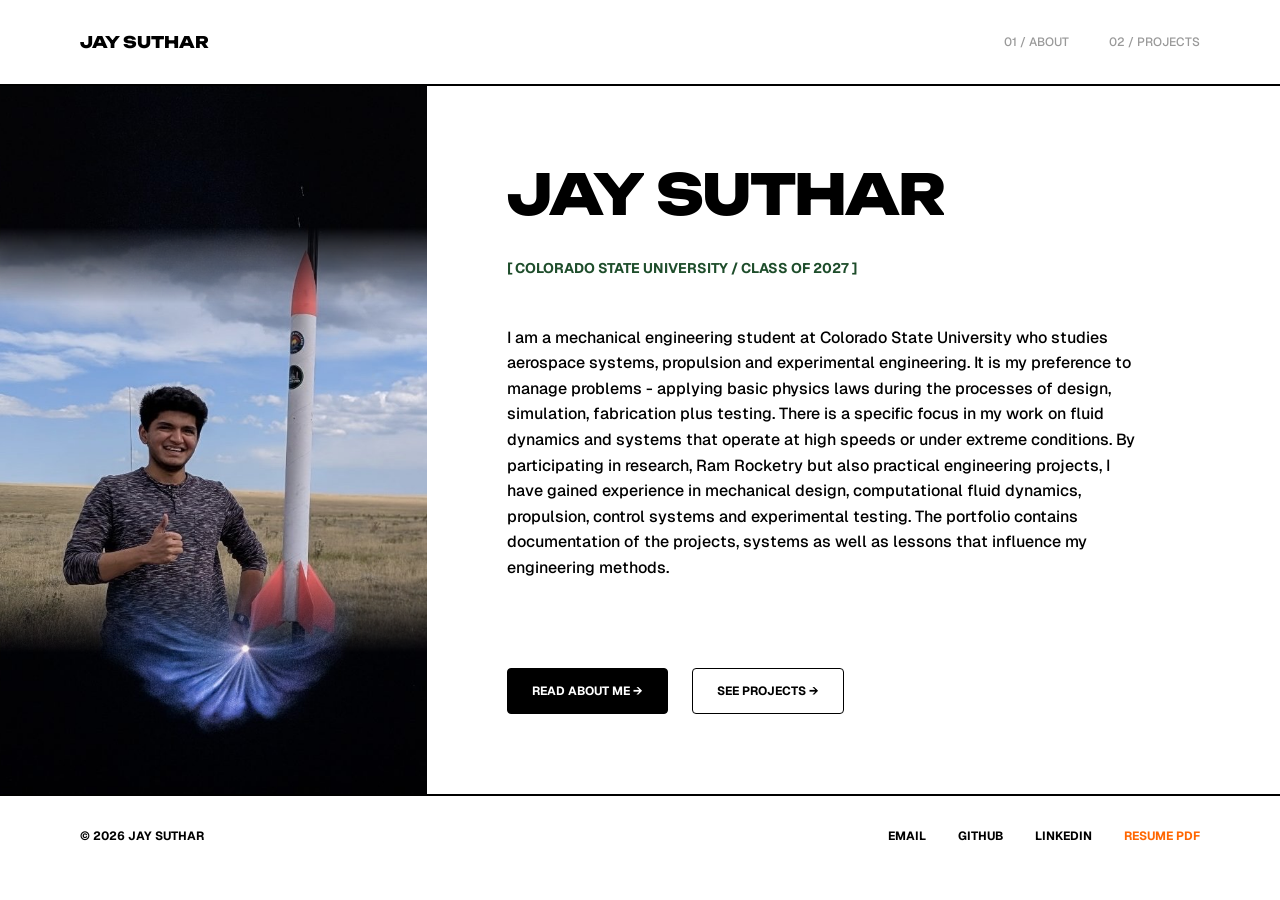
<file: index.html>
<!DOCTYPE html>
<html lang="en">
<head>
  <meta charset="UTF-8">
  <meta name="viewport" content="width=device-width, initial-scale=1.0, viewport-fit=cover">
  <meta name="color-scheme" content="light">
  <meta name="theme-color" content="#ffffff">
  <title>Jay Suthar | Mechanical Engineering Portfolio</title>
  <meta name="description" content="Jay Suthar. Mechanical Engineering junior at Colorado State University, focused on aerospace propulsion and integrated vehicle systems.">

  <link rel="preconnect" href="https://fonts.googleapis.com">
  <link rel="preconnect" href="https://fonts.gstatic.com" crossorigin>
  <link href="https://fonts.googleapis.com/css2?family=Geist:wght@500;600;700&family=Unbounded:wght@700;800&display=swap" rel="stylesheet">

  <link rel="stylesheet" href="styles.css">
</head>
<body>

  <a class="skip-link" href="#main">Skip to content</a>

  <nav class="nav">
    <div class="nav-inner">
      <a href="index.html" class="nav-brand">Jay Suthar</a>
      <div class="nav-links">
        <a href="about.html">01 / About</a>
        <a href="projects.html">02 / Projects</a>
      </div>
    </div>
  </nav>

  <main id="main" class="home">
    <section class="hero-split" data-hero>
      <div class="hero-split-panel">
        <img
          class="hero-portrait"
          src="images/jay-portrait.jpg"
          alt="Jay Suthar standing beside a model rocket in an open field, giving a thumbs up"
          width="606"
          height="606"
          loading="eager"
          fetchpriority="high">
      </div>

      <div class="hero-split-content">
        <div>
          <h1 class="hero-name">
            <span class="word-wrap"><span class="word">Jay</span></span>
            <span class="word-wrap"><span class="word">Suthar</span></span>
          </h1>
          <p class="hero-subtitle">[ Colorado&nbsp;State&nbsp;University / Class&nbsp;of&nbsp;2027 ]</p>
        </div>

        <p class="hero-intro">
          I am a mechanical engineering student at Colorado State University who studies aerospace systems, propulsion and experimental engineering. It is my preference to manage problems - applying basic physics laws during the processes of design, simulation, fabrication plus testing. There is a specific focus in my work on fluid dynamics and systems that operate at high speeds or under extreme conditions.

By participating in research, Ram Rocketry but also practical engineering projects, I have gained experience in mechanical design, computational fluid dynamics, propulsion, control systems and experimental testing. The portfolio contains documentation of the projects, systems as well as lessons that influence my engineering methods.
        </p>

        <div class="hero-ctas">
          <a href="about.html" class="btn btn-primary">Read About Me &rarr;</a>
          <a href="projects.html" class="btn btn-secondary">See Projects &rarr;</a>
        </div>
      </div>
    </section>
  </main>

  <footer class="footer">
    <div class="footer-inner">
      <div class="footer-copy">&copy; 2026 Jay Suthar</div>
      <div class="footer-links">
        <a href="mailto:your.email@colostate.edu">Email</a>
        <a href="https://github.com/jaysuthar0721" target="_blank" rel="noopener">GitHub</a>
        <a href="https://linkedin.com/in/jay-suthar-74205b235/" target="_blank" rel="noopener">LinkedIn</a>
        <a href="https://drive.google.com/file/d/1qGMX0kKaBQSeNuic2IUalYMxcPYKSg9-/view?usp=drive_link" target="_blank" rel="noopener" class="accent">Resume PDF</a>
      </div>
    </div>
  </footer>

  <script src="animations.js" defer></script>

</body>
</html>
</file>
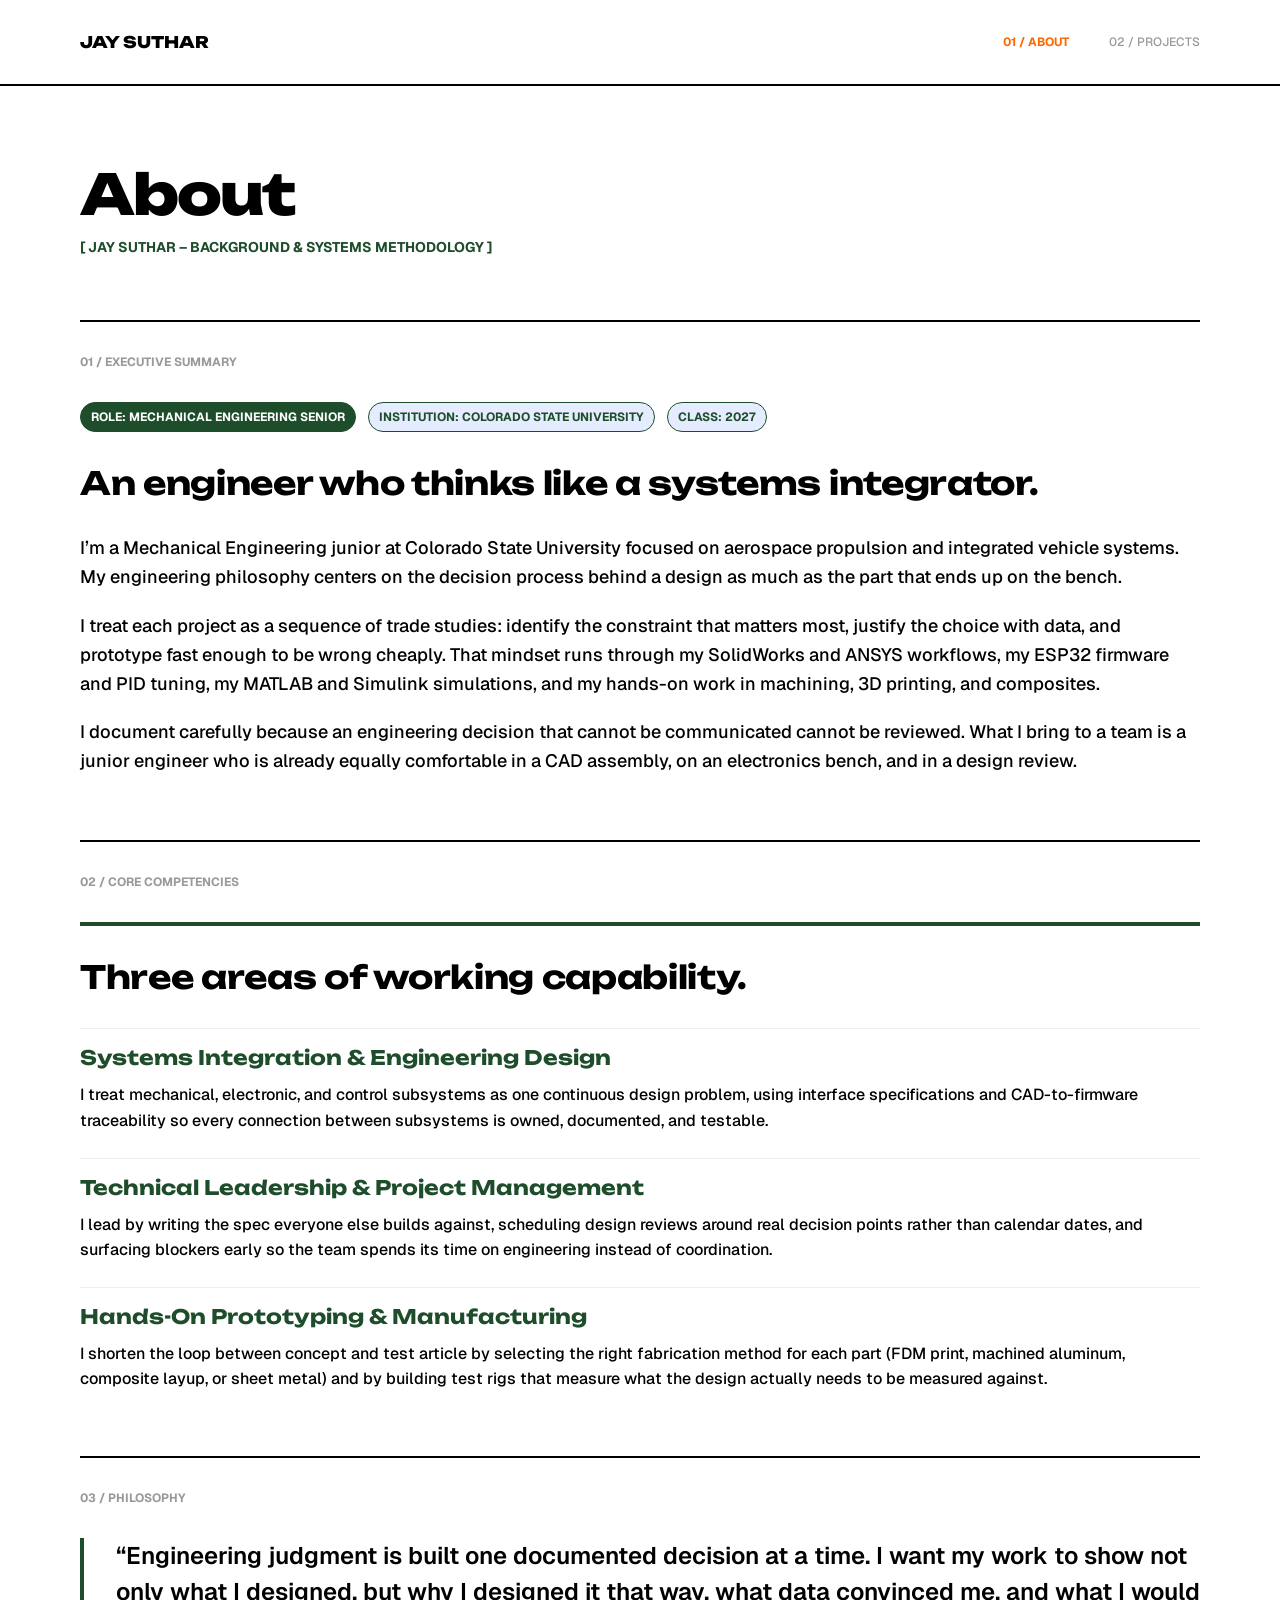
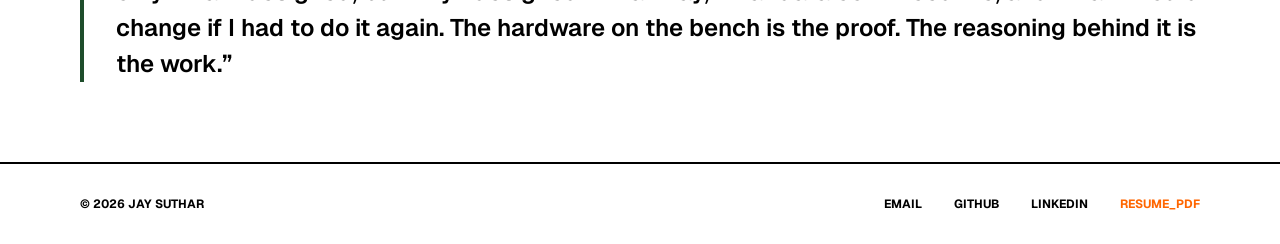
<file: about.html>
<!DOCTYPE html>
<html lang="en">
<head>
  <meta charset="UTF-8">
  <meta name="viewport" content="width=device-width, initial-scale=1.0, viewport-fit=cover">
  <meta name="color-scheme" content="light">
  <meta name="theme-color" content="#ffffff">
  <title>About | Jay Suthar</title>
  <meta name="description" content="About Jay Suthar: engineering philosophy, executive summary, and core competencies across systems integration, technical leadership, and prototyping.">

  <link rel="preconnect" href="https://fonts.googleapis.com">
  <link rel="preconnect" href="https://fonts.gstatic.com" crossorigin>
  <link href="https://fonts.googleapis.com/css2?family=Geist:wght@500;600;700&family=Unbounded:wght@700;800&display=swap" rel="stylesheet">

  <link rel="stylesheet" href="styles.css">
</head>
<body>

  <a class="skip-link" href="#main">Skip to content</a>

  <nav class="nav">
    <div class="nav-inner">
      <a href="index.html" class="nav-brand">Jay Suthar</a>
      <div class="nav-links">
        <a href="about.html" class="active">01 / About</a>
        <a href="projects.html">02 / Projects</a>
      </div>
    </div>
  </nav>

  <main id="main">
    <div class="title-block" data-reveal>
      <h1 class="page-title">About</h1>
      <p class="page-subtitle">[ Jay Suthar &ndash; Background &amp; Systems Methodology ]</p>
    </div>

    <!-- SECTION 01: EXECUTIVE SUMMARY -->
    <section class="section" data-reveal>
      <span class="section-number">01 / Executive Summary</span>

      <div class="pills-row">
        <span class="pill filled">Role: Mechanical Engineering Senior</span>
        <span class="pill outlined">Institution: Colorado State University</span>
        <span class="pill outlined">Class: 2027</span>
      </div>

      <h2 class="section-heading">An engineer who thinks like a systems integrator.</h2>

      <div class="section-paragraphs">
        <p>
          I’m a Mechanical Engineering junior at Colorado State University focused on aerospace propulsion and integrated vehicle systems. My engineering philosophy centers on the decision process behind a design as much as the part that ends up on the bench.
        </p>
        <p>
          I treat each project as a sequence of trade studies: identify the constraint that matters most, justify the choice with data, and prototype fast enough to be wrong cheaply. That mindset runs through my SolidWorks and ANSYS workflows, my ESP32 firmware and PID tuning, my MATLAB and Simulink simulations, and my hands-on work in machining, 3D printing, and composites.
        </p>
        <p>
          I document carefully because an engineering decision that cannot be communicated cannot be reviewed. What I bring to a team is a junior engineer who is already equally comfortable in a CAD assembly, on an electronics bench, and in a design review.
        </p>
      </div>
    </section>

    <!-- SECTION 02: CORE COMPETENCIES -->
    <section class="section" data-reveal>
      <span class="section-number">02 / Core Competencies</span>
      <hr class="section-accent-bar">
      <h2 class="section-heading">Three areas of working capability.</h2>

      <div class="competency-list">
        <div class="competency">
          <h3 class="competency-title">Systems Integration &amp; Engineering Design</h3>
          <p class="competency-body">
            I treat mechanical, electronic, and control subsystems as one continuous design problem, using interface specifications and CAD-to-firmware traceability so every connection between subsystems is owned, documented, and testable.
          </p>
        </div>

        <div class="competency">
          <h3 class="competency-title">Technical Leadership &amp; Project Management</h3>
          <p class="competency-body">
            I lead by writing the spec everyone else builds against, scheduling design reviews around real decision points rather than calendar dates, and surfacing blockers early so the team spends its time on engineering instead of coordination.
          </p>
        </div>

        <div class="competency">
          <h3 class="competency-title">Hands-On Prototyping &amp; Manufacturing</h3>
          <p class="competency-body">
            I shorten the loop between concept and test article by selecting the right fabrication method for each part (FDM print, machined aluminum, composite layup, or sheet metal) and by building test rigs that measure what the design actually needs to be measured against.
          </p>
        </div>
      </div>
    </section>

    <!-- SECTION 03: PHILOSOPHY -->
    <section class="section" data-reveal>
      <span class="section-number">03 / Philosophy</span>

      <blockquote class="pullquote">
        &ldquo;Engineering judgment is built one documented decision at a time. I want my work to show not only what I designed, but why I designed it that way, what data convinced me, and what I would change if I had to do it again. The hardware on the bench is the proof. The reasoning behind it is the work.&rdquo;
      </blockquote>
    </section>
  </main>

  <footer class="footer">
    <div class="footer-inner">
      <div class="footer-copy">&copy; 2026 Jay Suthar</div>
      <div class="footer-links">
        <a href="mailto:your.email@colostate.edu">Email</a>
        <a href="https://github.com/jaysuthar0721" target="_blank" rel="noopener">GitHub</a>
        <a href="https://linkedin.com/" target="_blank" rel="noopener">LinkedIn</a>
        <a href="resume.pdf" target="_blank" rel="noopener" class="accent">Resume_PDF</a>
      </div>
    </div>
  </footer>

  <script src="animations.js" defer></script>

</body>
</html>
</file>
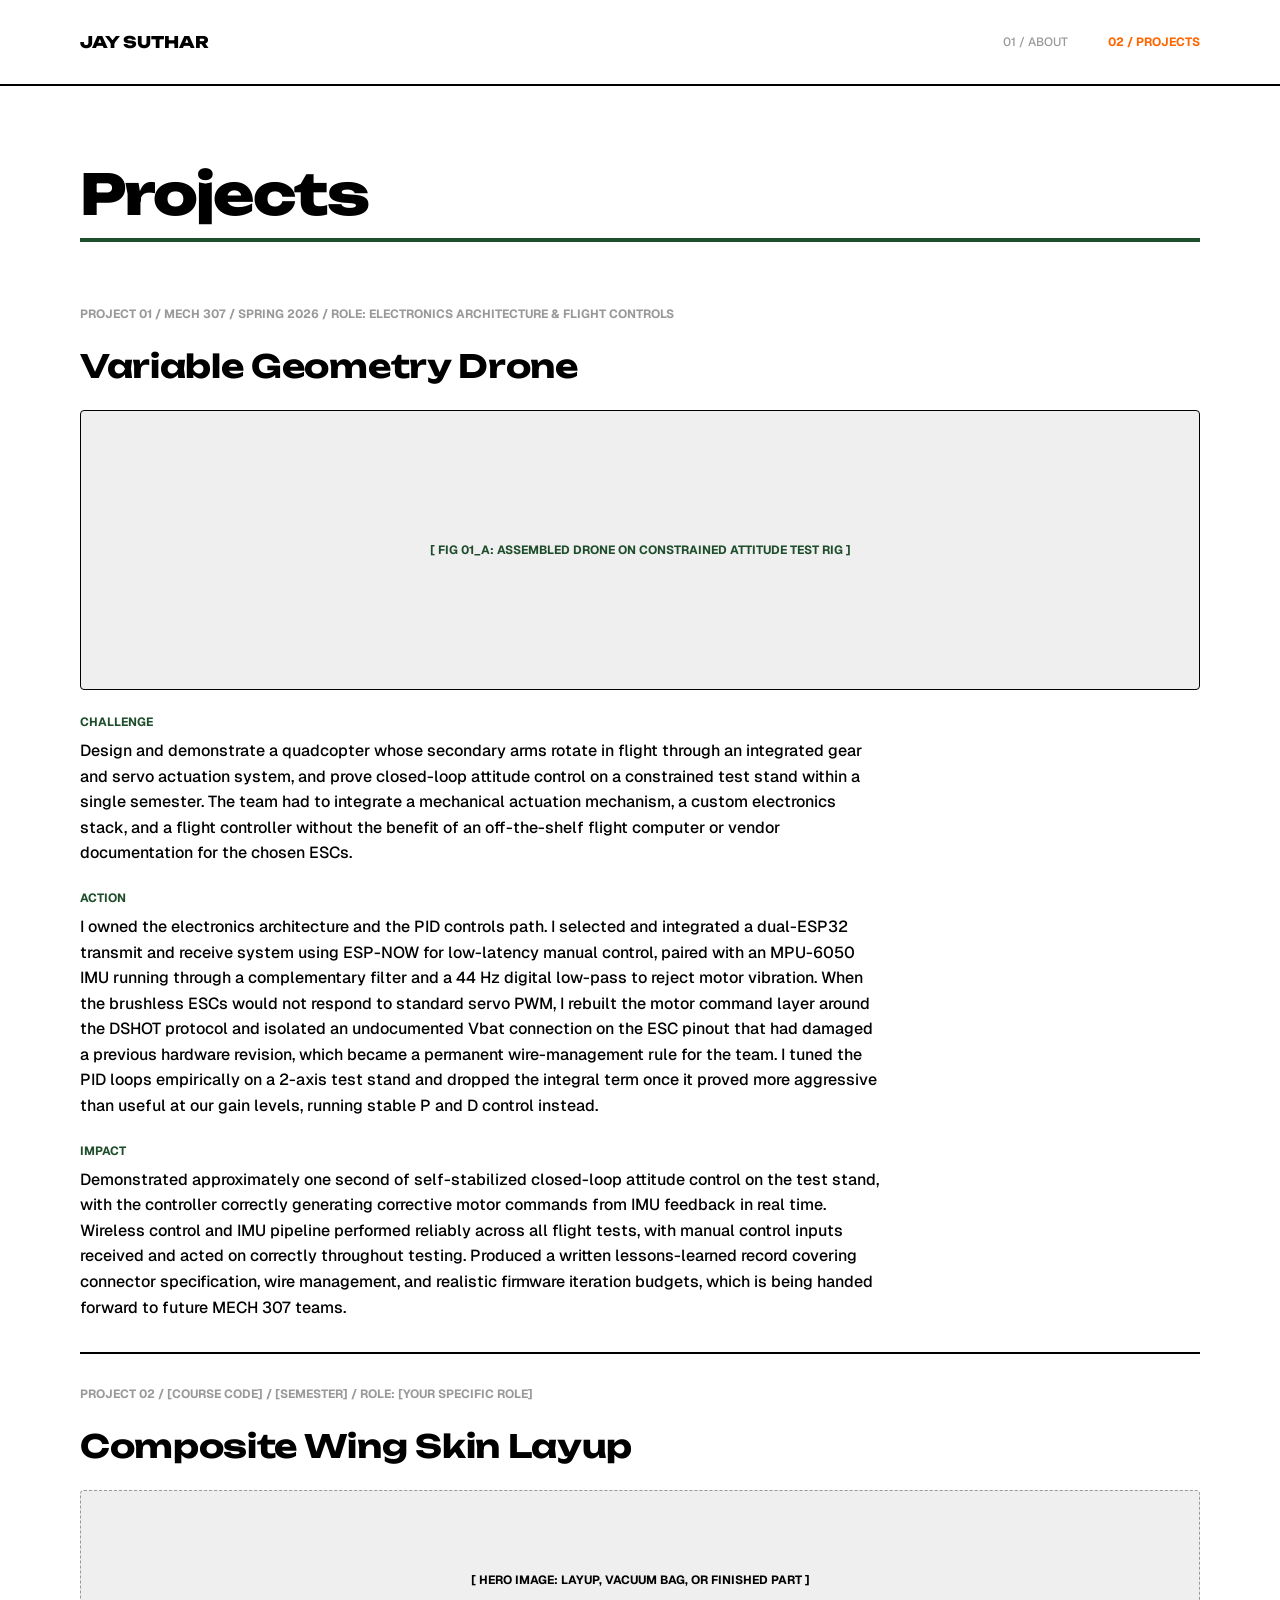
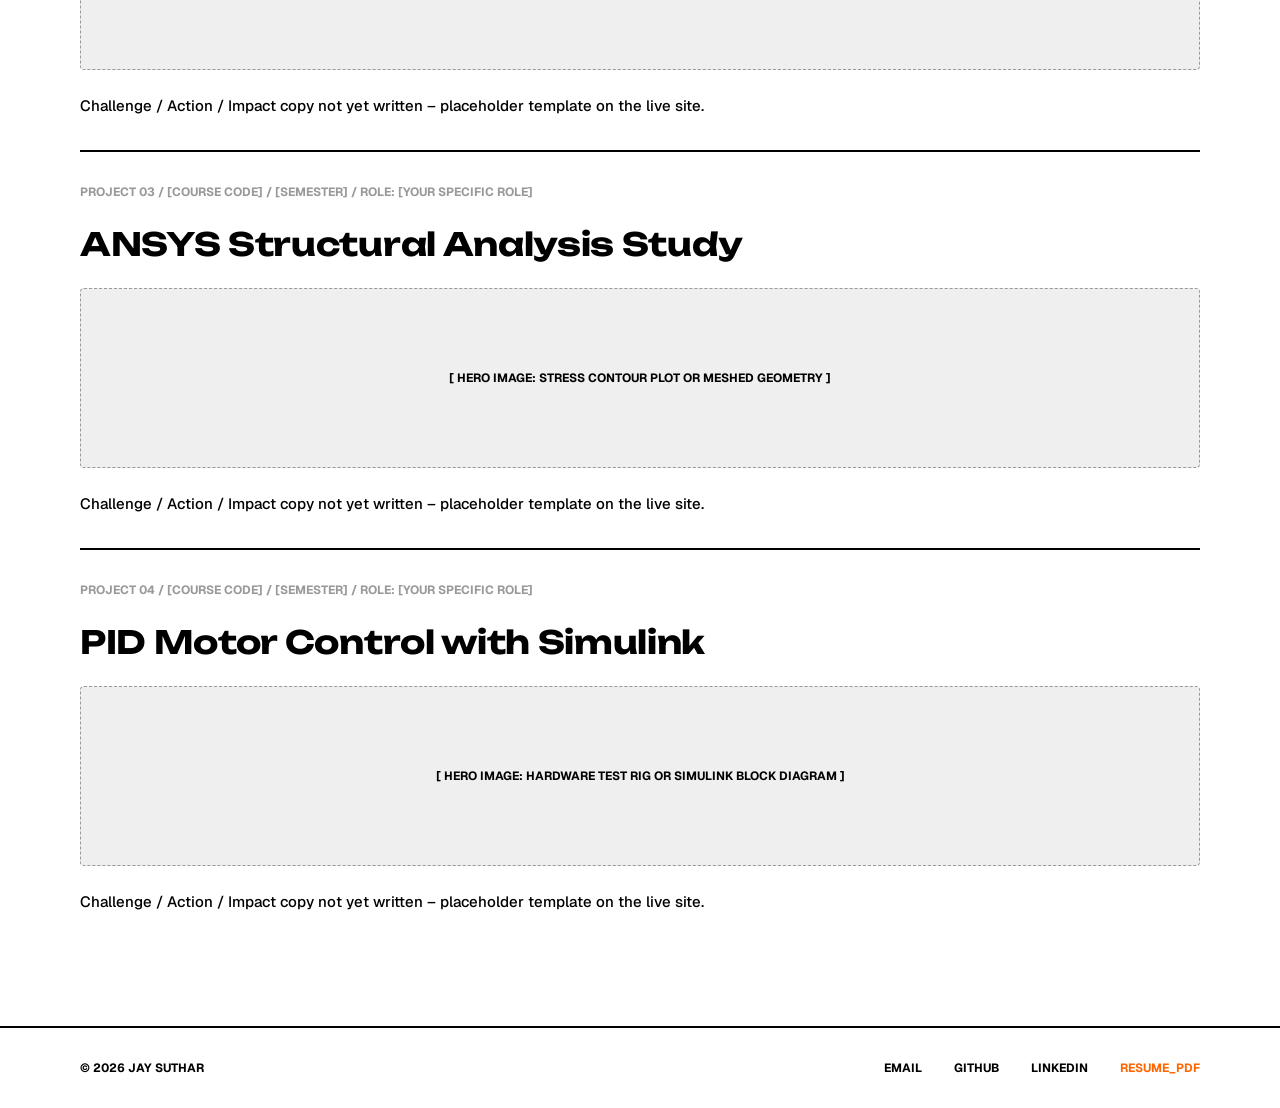
<file: projects.html>
<!DOCTYPE html>
<html lang="en">
<head>
  <meta charset="UTF-8">
  <meta name="viewport" content="width=device-width, initial-scale=1.0, viewport-fit=cover">
  <meta name="color-scheme" content="light">
  <meta name="theme-color" content="#ffffff">
  <title>Projects | Jay Suthar</title>
  <meta name="description" content="Selected engineering case studies by Jay Suthar covering integrated drone systems, composites, structural FEA, and motor control.">

  <link rel="preconnect" href="https://fonts.googleapis.com">
  <link rel="preconnect" href="https://fonts.gstatic.com" crossorigin>
  <link href="https://fonts.googleapis.com/css2?family=Geist:wght@500;600;700&family=Unbounded:wght@700;800&display=swap" rel="stylesheet">

  <link rel="stylesheet" href="styles.css">
</head>
<body>

  <a class="skip-link" href="#main">Skip to content</a>

  <nav class="nav">
    <div class="nav-inner">
      <a href="index.html" class="nav-brand">Jay Suthar</a>
      <div class="nav-links">
        <a href="about.html">01 / About</a>
        <a href="projects.html" class="active">02 / Projects</a>
      </div>
    </div>
  </nav>

  <main id="main">
    <div class="title-block" data-reveal>
      <h1 class="page-title">Projects</h1>
      <hr class="accent-bar">
    </div>

    <!-- ==========================================
         PROJECT 01: VARIABLE GEOMETRY DRONE (REAL)
         ========================================== -->
    <article class="project" data-reveal>
      <p class="project-meta">Project&nbsp;01 / MECH&nbsp;307 / Spring&nbsp;2026 / Role: Electronics Architecture &amp; Flight Controls</p>
      <h2 class="project-title">Variable Geometry Drone</h2>

      <div class="image-placeholder image-placeholder--hero">
        [ Fig 01_A: Assembled drone on constrained attitude test rig ]
      </div>

      <div class="project-block">
        <span class="project-block-label">Challenge</span>
        <p>
          Design and demonstrate a quadcopter whose secondary arms rotate in flight through an integrated gear and servo actuation system, and prove closed-loop attitude control on a constrained test stand within a single semester. The team had to integrate a mechanical actuation mechanism, a custom electronics stack, and a flight controller without the benefit of an off-the-shelf flight computer or vendor documentation for the chosen <span translate="no">ESCs</span>.
        </p>
      </div>

      <div class="project-block">
        <span class="project-block-label">Action</span>
        <p>
          I owned the electronics architecture and the <span translate="no">PID</span> controls path. I selected and integrated a dual-<span translate="no">ESP32</span> transmit and receive system using <span translate="no">ESP-NOW</span> for low-latency manual control, paired with an <span translate="no">MPU-6050</span> <span translate="no">IMU</span> running through a complementary filter and a 44&nbsp;Hz digital low-pass to reject motor vibration. When the brushless <span translate="no">ESCs</span> would not respond to standard servo <span translate="no">PWM</span>, I rebuilt the motor command layer around the <span translate="no">DSHOT</span> protocol and isolated an undocumented <span translate="no">Vbat</span> connection on the <span translate="no">ESC</span> pinout that had damaged a previous hardware revision, which became a permanent wire-management rule for the team. I tuned the <span translate="no">PID</span> loops empirically on a 2-axis test stand and dropped the integral term once it proved more aggressive than useful at our gain levels, running stable P and D control instead.
        </p>
      </div>

      <div class="project-block">
        <span class="project-block-label">Impact</span>
        <p>
          Demonstrated approximately one second of self-stabilized closed-loop attitude control on the test stand, with the controller correctly generating corrective motor commands from <span translate="no">IMU</span> feedback in real time. Wireless control and <span translate="no">IMU</span> pipeline performed reliably across all flight tests, with manual control inputs received and acted on correctly throughout testing. Produced a written lessons-learned record covering connector specification, wire management, and realistic firmware iteration budgets, which is being handed forward to future MECH&nbsp;307 teams.
        </p>
      </div>
    </article>


    <!-- ==========================================
         PROJECT 02: COMPOSITE WING SKIN LAYUP
         ========================================== -->
    <article class="project" data-reveal>
      <p class="project-meta">Project&nbsp;02 / [Course&nbsp;Code] / [Semester] / Role: [Your Specific Role]</p>
      <h2 class="project-title">Composite Wing Skin Layup</h2>

      <div class="image-placeholder">[ Hero image: layup, vacuum bag, or finished part ]</div>

      <p class="project-placeholder-note">Challenge / Action / Impact copy not yet written &ndash; placeholder template on the live site.</p>
    </article>


    <!-- ==========================================
         PROJECT 03: ANSYS STRUCTURAL ANALYSIS STUDY
         ========================================== -->
    <article class="project" data-reveal>
      <p class="project-meta">Project&nbsp;03 / [Course&nbsp;Code] / [Semester] / Role: [Your Specific Role]</p>
      <h2 class="project-title"><span translate="no">ANSYS</span> Structural Analysis Study</h2>

      <div class="image-placeholder">[ Hero image: stress contour plot or meshed geometry ]</div>

      <p class="project-placeholder-note">Challenge / Action / Impact copy not yet written &ndash; placeholder template on the live site.</p>
    </article>


    <!-- ==========================================
         PROJECT 04: PID MOTOR CONTROL WITH SIMULINK
         ========================================== -->
    <article class="project" data-reveal>
      <p class="project-meta">Project&nbsp;04 / [Course&nbsp;Code] / [Semester] / Role: [Your Specific Role]</p>
      <h2 class="project-title"><span translate="no">PID</span> Motor Control with <span translate="no">Simulink</span></h2>

      <div class="image-placeholder">[ Hero image: hardware test rig or Simulink block diagram ]</div>

      <p class="project-placeholder-note">Challenge / Action / Impact copy not yet written &ndash; placeholder template on the live site.</p>
    </article>

  </main>

  <footer class="footer">
    <div class="footer-inner">
      <div class="footer-copy">&copy; 2026 Jay Suthar</div>
      <div class="footer-links">
        <a href="mailto:your.email@colostate.edu">Email</a>
        <a href="https://github.com/jaysuthar0721" target="_blank" rel="noopener">GitHub</a>
        <a href="https://linkedin.com/" target="_blank" rel="noopener">LinkedIn</a>
        <a href="resume.pdf" target="_blank" rel="noopener" class="accent">Resume_PDF</a>
      </div>
    </div>
  </footer>

  <script src="animations.js" defer></script>

</body>
</html>
</file>
<file: styles.css>
/* ============================================================
   PORTFOLIO STYLES v5 - Jay Suthar
   Swiss industrial redesign, tokens matched to Figma spec.
   Unbounded (display) + Geist (body). Green + orange accents.
   ============================================================ */

/* ---------- ROOT TOKENS ---------- */
:root {
  color-scheme: light;

  /* Colors (matched to Figma) */
  --bg: #ffffff;
  --text: #000000;
  --text-muted: #999999;
  --accent-green: #1E4D2B;
  --accent-green-hover: #266138;
  --accent-orange: #FF6600;
  --accent-orange-hover: #ff8033;
  --pill-outline-bg: #E5ECFF;
  --rule: #EFEFEF;
  --rule-strong: #000000;
  --placeholder-bg: #EFEFEF;
  --placeholder-border: #999999;

  /* Type */
  --font-display: "Unbounded", "Helvetica Neue", Arial, sans-serif;
  --font-body: "Geist", "Helvetica Neue", Arial, sans-serif;

  /* Layout */
  --content-width: 1280px;
  --content-padding: 5rem;

  /* Motion */
  --ease-out-expo: cubic-bezier(0.16, 1, 0.3, 1);
  --ease-out-swift: cubic-bezier(0.22, 0.61, 0.36, 1);
}

/* ---------- RESET ---------- */
*, *::before, *::after {
  box-sizing: border-box;
  margin: 0;
  padding: 0;
}

html {
  scroll-behavior: smooth;
}

body {
  background: var(--bg);
  color: var(--text);
  font-family: var(--font-body);
  font-size: 1rem;
  font-weight: 500;
  line-height: 1.6;
  -webkit-font-smoothing: antialiased;
  -moz-osx-font-smoothing: grayscale;
  -webkit-tap-highlight-color: transparent;
  min-height: 100vh;
}

img { max-width: 100%; display: block; }

/* ---------- SKIP TO CONTENT ---------- */
.skip-link {
  position: absolute;
  left: -9999px;
  top: 0;
  z-index: 200;
  background: var(--text);
  color: var(--bg);
  padding: 0.6rem 1rem;
  font-family: var(--font-body);
  font-size: 0.75rem;
  font-weight: 700;
  text-transform: uppercase;
  letter-spacing: 0.04em;
  text-decoration: none;
}

.skip-link:focus {
  left: 1rem;
  top: 1rem;
  outline: 2px solid var(--text);
  outline-offset: 3px;
}

/* ---------- LINKS ---------- */
a {
  color: var(--text);
  text-decoration: none;
  touch-action: manipulation;
}

a:focus-visible {
  outline: 2px solid var(--text);
  outline-offset: 3px;
  border-radius: 2px;
}

a:active { opacity: 0.65; }

/* ---------- NAV (always-visible 2px black border) ---------- */
.nav {
  position: sticky;
  top: 0;
  z-index: 100;
  background: var(--bg);
  border-bottom: 2px solid var(--rule-strong);
  padding-top: max(2rem, env(safe-area-inset-top));
  padding-right: max(var(--content-padding), env(safe-area-inset-right));
  padding-bottom: 2rem;
  padding-left: max(var(--content-padding), env(safe-area-inset-left));
}

.nav-inner {
  max-width: var(--content-width);
  margin: 0 auto;
  display: flex;
  align-items: center;
  justify-content: space-between;
  gap: 1rem;
}

.nav-brand {
  font-family: var(--font-display);
  font-weight: 800;
  font-size: 1rem;
  line-height: 1.25;
  letter-spacing: 0;
  text-transform: uppercase;
  color: var(--text);
}

.nav-links {
  display: flex;
  align-items: center;
  gap: 2.5rem;
}

.nav-links a {
  font-family: var(--font-body);
  font-weight: 500;
  font-size: 0.75rem;
  line-height: 1.333;
  text-transform: uppercase;
  color: var(--text-muted);
  transition: color 0.2s ease;
}

.nav-links a:hover {
  color: var(--text);
}

.nav-links a.active {
  font-weight: 700;
  color: var(--accent-orange);
}

/* ---------- HOME: SPLIT-SCREEN HERO (1:2 ratio) ---------- */
.hero-split {
  display: grid;
  grid-template-columns: 1fr 2fr;
  min-height: calc(100vh - 12rem); /* subtract nav + footer heights approx */
}

.hero-split-panel {
  background-color: #000000;
  background-image: url('images/hero-sky.jpg');
  background-position: center bottom;
  background-size: cover;
  background-repeat: no-repeat;
  min-height: 100%;
  display: flex;
  align-items: center;
  justify-content: center;
  overflow: hidden;
}

/* Portrait sits inside the panel, spans full width, fades top and bottom
   into the black background via a vertical alpha mask. */
.hero-portrait {
  display: block;
  width: 100%;
  height: auto;
  -webkit-mask-image: linear-gradient(
    to bottom,
    transparent 0%,
    #000 18%,
    #000 82%,
    transparent 100%
  );
          mask-image: linear-gradient(
    to bottom,
    transparent 0%,
    #000 18%,
    #000 82%,
    transparent 100%
  );
}

.hero-split-content {
  padding: 5rem;
  display: flex;
  flex-direction: column;
  justify-content: space-between;
  gap: 3rem;
}

.hero-name {
  font-family: var(--font-display);
  font-weight: 800;
  font-size: clamp(3rem, 6vw, 3.5rem);
  line-height: 1;
  letter-spacing: -0.035em;
  text-transform: uppercase;
  text-wrap: balance;
  margin: 0;
}

/* Word-mask reveal wrappers */
.word-wrap {
  display: inline-block;
  overflow: hidden;
  vertical-align: baseline;
  line-height: 1.0;
  padding-bottom: 0.1em;
}

.word {
  display: inline-block;
  transform: translateY(105%);
  transition: transform 1s var(--ease-out-expo);
}

.revealed .word-wrap:nth-child(1) .word { transition-delay: 0.05s; }
.revealed .word-wrap:nth-child(2) .word { transition-delay: 0.18s; }

.revealed .word { transform: translateY(0); }

.hero-subtitle,
.hero-intro,
.hero-ctas {
  opacity: 0;
  transform: translateY(12px);
  transition: opacity 0.9s var(--ease-out-swift),
              transform 0.9s var(--ease-out-expo);
}

.revealed .hero-subtitle { transition-delay: 0.45s; }
.revealed .hero-intro    { transition-delay: 0.60s; }
.revealed .hero-ctas     { transition-delay: 0.75s; }

.revealed .hero-subtitle,
.revealed .hero-intro,
.revealed .hero-ctas {
  opacity: 1;
  transform: translateY(0);
}

.hero-subtitle {
  font-family: var(--font-body);
  font-weight: 700;
  font-size: 0.875rem;
  line-height: 1.286;
  text-transform: uppercase;
  color: var(--accent-green);
  margin: 1.5rem 0 0;
}

.hero-intro {
  font-family: var(--font-body);
  font-weight: 500;
  font-size: 1rem;
  line-height: 1.6;
  max-width: 40rem;
  margin: 0;
}

.hero-ctas {
  display: flex;
  flex-wrap: wrap;
  gap: 1.5rem;
  margin-top: auto;
}

/* ---------- BUTTONS ---------- */
.btn {
  display: inline-flex;
  align-items: center;
  gap: 0.5rem;
  padding: 0.875rem 1.5rem;
  font-family: var(--font-body);
  font-weight: 700;
  font-size: 0.75rem;
  line-height: 1.333;
  text-transform: uppercase;
  letter-spacing: 0;
  border: 1px solid var(--text);
  border-radius: 4px;
  cursor: pointer;
  touch-action: manipulation;
  transition: background 0.18s ease, color 0.18s ease, border-color 0.18s ease;
}

.btn-primary {
  background: var(--text);
  color: var(--bg);
}

.btn-primary:hover {
  background: var(--accent-green);
  border-color: var(--accent-green);
}

.btn-secondary {
  background: transparent;
  color: var(--text);
}

.btn-secondary:hover {
  background: var(--text);
  color: var(--bg);
}

.btn:focus-visible {
  outline: 2px solid var(--accent-orange);
  outline-offset: 3px;
}

.btn:active { transform: translateY(1px); }

/* ---------- MAIN (About, Projects) ---------- */
main {
  max-width: var(--content-width);
  margin: 0 auto;
  padding: var(--content-padding);
}

main.home {
  max-width: 100%;
  padding: 0;
}

/* ---------- TITLE BLOCK ---------- */
.title-block {
  display: flex;
  flex-direction: column;
  gap: 1rem;
  margin-bottom: 4rem;
}

.page-title {
  font-family: var(--font-display);
  font-weight: 800;
  font-size: clamp(2.5rem, 6vw, 3.5rem);
  line-height: 1;
  letter-spacing: -0.035em;
  text-wrap: balance;
  margin: 0;
}

.page-subtitle {
  font-family: var(--font-body);
  font-weight: 700;
  font-size: 0.875rem;
  line-height: 1.286;
  text-transform: uppercase;
  color: var(--accent-green);
  margin: 0;
}

/* Green accent bar under Projects title (4px, full-width) */
.accent-bar {
  border: 0;
  height: 4px;
  background: var(--accent-green);
  margin: 0;
}

/* ---------- ABOUT SECTIONS (border-top on section itself) ---------- */
.section {
  border-top: 2px solid var(--rule-strong);
  padding-top: 2rem;
  margin-bottom: 4rem;
  display: flex;
  flex-direction: column;
  gap: 2rem;
}

.section:last-child { margin-bottom: 0; }

.section-number {
  font-family: var(--font-body);
  font-weight: 700;
  font-size: 0.75rem;
  line-height: 1.333;
  text-transform: uppercase;
  color: var(--text-muted);
  display: block;
  margin: 0;
}

/* Green accent bar inside Section 02 (between number and heading) */
.section-accent-bar {
  border: 0;
  height: 4px;
  background: var(--accent-green);
  margin: 0;
}

.section-heading {
  font-family: var(--font-display);
  font-weight: 700;
  font-size: clamp(1.75rem, 3.2vw, 2rem);
  line-height: 1.2;
  letter-spacing: -0.01em;
  text-wrap: balance;
  margin: 0;
}

.section-paragraphs {
  display: flex;
  flex-direction: column;
  gap: 1.25rem;
}

.section-paragraphs p {
  font-family: var(--font-body);
  font-weight: 500;
  font-size: 1.125rem;
  line-height: 1.6;
  text-wrap: pretty;
  margin: 0;
}

/* ---------- PILLS ---------- */
.pills-row {
  display: flex;
  flex-wrap: wrap;
  gap: 0.75rem;
  margin: 0;
}

.pill {
  display: inline-flex;
  align-items: center;
  padding: 0.375rem 0.625rem;
  border-radius: 999px;
  font-family: var(--font-body);
  font-weight: 700;
  font-size: 0.75rem;
  line-height: 1.333;
  text-transform: uppercase;
  border: 1px solid transparent;
  white-space: nowrap;
}

.pill.filled {
  background: var(--accent-green);
  color: var(--bg);
  border-color: var(--accent-green);
}

.pill.outlined {
  background: var(--pill-outline-bg);
  color: var(--accent-green);
  border-color: var(--accent-green);
}

/* ---------- COMPETENCIES ---------- */
.competency-list {
  display: flex;
  flex-direction: column;
  gap: 1.5rem;
}

.competency {
  padding-top: 1rem;
  border-top: 1px solid var(--rule);
  display: flex;
  flex-direction: column;
  gap: 0.75rem;
}

.competency-title {
  font-family: var(--font-display);
  font-weight: 700;
  font-size: 1.25rem;
  line-height: 1.25;
  color: var(--accent-green);
  margin: 0;
  text-wrap: balance;
}

.competency-body {
  font-family: var(--font-body);
  font-weight: 500;
  font-size: 1rem;
  line-height: 1.6;
  color: var(--text);
  margin: 0;
  text-wrap: pretty;
}

/* ---------- PULLQUOTE ---------- */
.pullquote {
  font-family: var(--font-body);
  font-weight: 600;
  font-size: clamp(1.25rem, 2.4vw, 1.5rem);
  line-height: 1.5;
  padding: 0 0 0 2rem;
  border-left: 4px solid var(--accent-green);
  color: var(--text);
  text-wrap: pretty;
  margin: 0;
}

/* ---------- PROJECTS ---------- */
.project {
  padding-top: 2rem;
  padding-bottom: 2rem;
  display: flex;
  flex-direction: column;
  gap: 1.5rem;
  border-top: 2px solid var(--rule-strong);
}

.project:first-of-type {
  padding-top: 0;
  border-top: 0;
}

.project-meta {
  font-family: var(--font-body);
  font-weight: 700;
  font-size: 0.75rem;
  line-height: 1.333;
  text-transform: uppercase;
  color: var(--text-muted);
  margin: 0;
}

.project-title {
  font-family: var(--font-display);
  font-weight: 700;
  font-size: clamp(1.75rem, 3vw, 2rem);
  line-height: 1.25;
  letter-spacing: -0.01em;
  text-wrap: balance;
  margin: 0;
}

/* ---------- IMAGE PLACEHOLDER: TWO VARIANTS ---------- */
.image-placeholder {
  width: 100%;
  min-height: 180px;
  background: var(--placeholder-bg);
  border: 1px dashed var(--placeholder-border);
  border-radius: 4px;
  display: flex;
  align-items: center;
  justify-content: center;
  padding: 1.5rem;
  font-family: var(--font-body);
  font-weight: 700;
  font-size: 0.75rem;
  line-height: 1.333;
  text-transform: uppercase;
  color: var(--text);
  text-align: center;
  margin: 0;
}

.image-placeholder--hero {
  min-height: 280px;
  border-style: solid;
  border-color: var(--rule-strong);
  color: var(--accent-green);
}

/* Real image (replace .image-placeholder when adding photos) */
.project-image {
  width: 100%;
  height: auto;
  object-fit: cover;
  margin: 0;
  border: 1px solid var(--rule-strong);
  border-radius: 4px;
  background: var(--placeholder-bg);
}

/* ---------- PROJECT NARRATIVE BLOCKS ---------- */
.project-block {
  display: flex;
  flex-direction: column;
  gap: 0.5rem;
  max-width: 50rem; /* 800px per Figma */
}

.project-block-label {
  font-family: var(--font-body);
  font-weight: 700;
  font-size: 0.75rem;
  line-height: 1.333;
  text-transform: uppercase;
  color: var(--accent-green);
  margin: 0;
}

.project-block p {
  font-family: var(--font-body);
  font-weight: 500;
  font-size: 1rem;
  line-height: 1.6;
  text-wrap: pretty;
  margin: 0;
}

.project-placeholder-note {
  font-family: var(--font-body);
  font-weight: 500;
  font-size: 0.9375rem;
  line-height: 1.6;
  color: var(--text);
  margin: 0;
  max-width: 50rem;
}

/* ---------- FOOTER ---------- */
.footer {
  border-top: 2px solid var(--rule-strong);
  padding-top: 2rem;
  padding-right: max(var(--content-padding), env(safe-area-inset-right));
  padding-bottom: max(2rem, env(safe-area-inset-bottom));
  padding-left: max(var(--content-padding), env(safe-area-inset-left));
  font-family: var(--font-body);
  font-weight: 700;
  font-size: 0.75rem;
  line-height: 1.333;
  text-transform: uppercase;
}

.footer-inner {
  max-width: var(--content-width);
  margin: 0 auto;
  display: flex;
  flex-wrap: wrap;
  justify-content: space-between;
  align-items: center;
  gap: 1rem;
}

.footer-copy { color: var(--text); }

.footer-links {
  display: flex;
  flex-wrap: wrap;
  gap: 2rem;
}

.footer a {
  color: var(--text);
  transition: color 0.2s ease;
}

.footer a:hover { color: var(--accent-green); }

.footer a.accent { color: var(--accent-orange); }
.footer a.accent:hover { color: var(--accent-orange-hover); }

/* ---------- SCROLL REVEAL ---------- */
[data-reveal] {
  opacity: 0;
  transform: translateY(24px);
  transition: opacity 1s var(--ease-out-swift),
              transform 1s var(--ease-out-expo);
}

[data-reveal].revealed {
  opacity: 1;
  transform: translateY(0);
}

/* ---------- RESPONSIVE ---------- */
@media (max-width: 900px) {
  :root { --content-padding: 3rem; }

  .nav {
    padding-top: max(1.5rem, env(safe-area-inset-top));
    padding-bottom: 1.5rem;
  }

  .nav-links { gap: 1.75rem; }

  .hero-split {
    grid-template-columns: 1fr;
    min-height: auto;
  }

  .hero-split-panel { display: none; }

  .hero-split-content { padding: 3rem; gap: 2rem; }
}

@media (max-width: 600px) {
  :root { --content-padding: 1.5rem; }

  body { font-size: 0.9375rem; }

  .nav {
    padding-top: max(1.25rem, env(safe-area-inset-top));
    padding-bottom: 1.25rem;
  }

  .nav-brand { font-size: 0.9rem; }
  .nav-links { gap: 1.25rem; }
  .nav-links a { font-size: 0.7rem; }

  main { padding: 2.5rem 1.5rem; }

  .hero-split-content { padding: 2rem 1.5rem; }

  .hero-ctas {
    flex-direction: column;
    align-items: stretch;
    gap: 0.75rem;
  }

  .btn { justify-content: center; }

  .section-paragraphs p { font-size: 1rem; }

  .pullquote { padding-left: 1.25rem; }

  .footer-inner {
    flex-direction: column;
    align-items: flex-start;
    gap: 1.25rem;
  }

  .footer-links { gap: 1.25rem; }
}

/* ---------- REDUCED MOTION ---------- */
@media (prefers-reduced-motion: reduce) {
  *, *::before, *::after {
    animation-duration: 0.01ms !important;
    animation-iteration-count: 1 !important;
    transition-duration: 0.01ms !important;
    scroll-behavior: auto !important;
  }

  .word { transform: translateY(0) !important; }

  [data-reveal],
  .hero-subtitle,
  .hero-intro,
  .hero-ctas {
    opacity: 1 !important;
    transform: none !important;
  }
}
</file>
